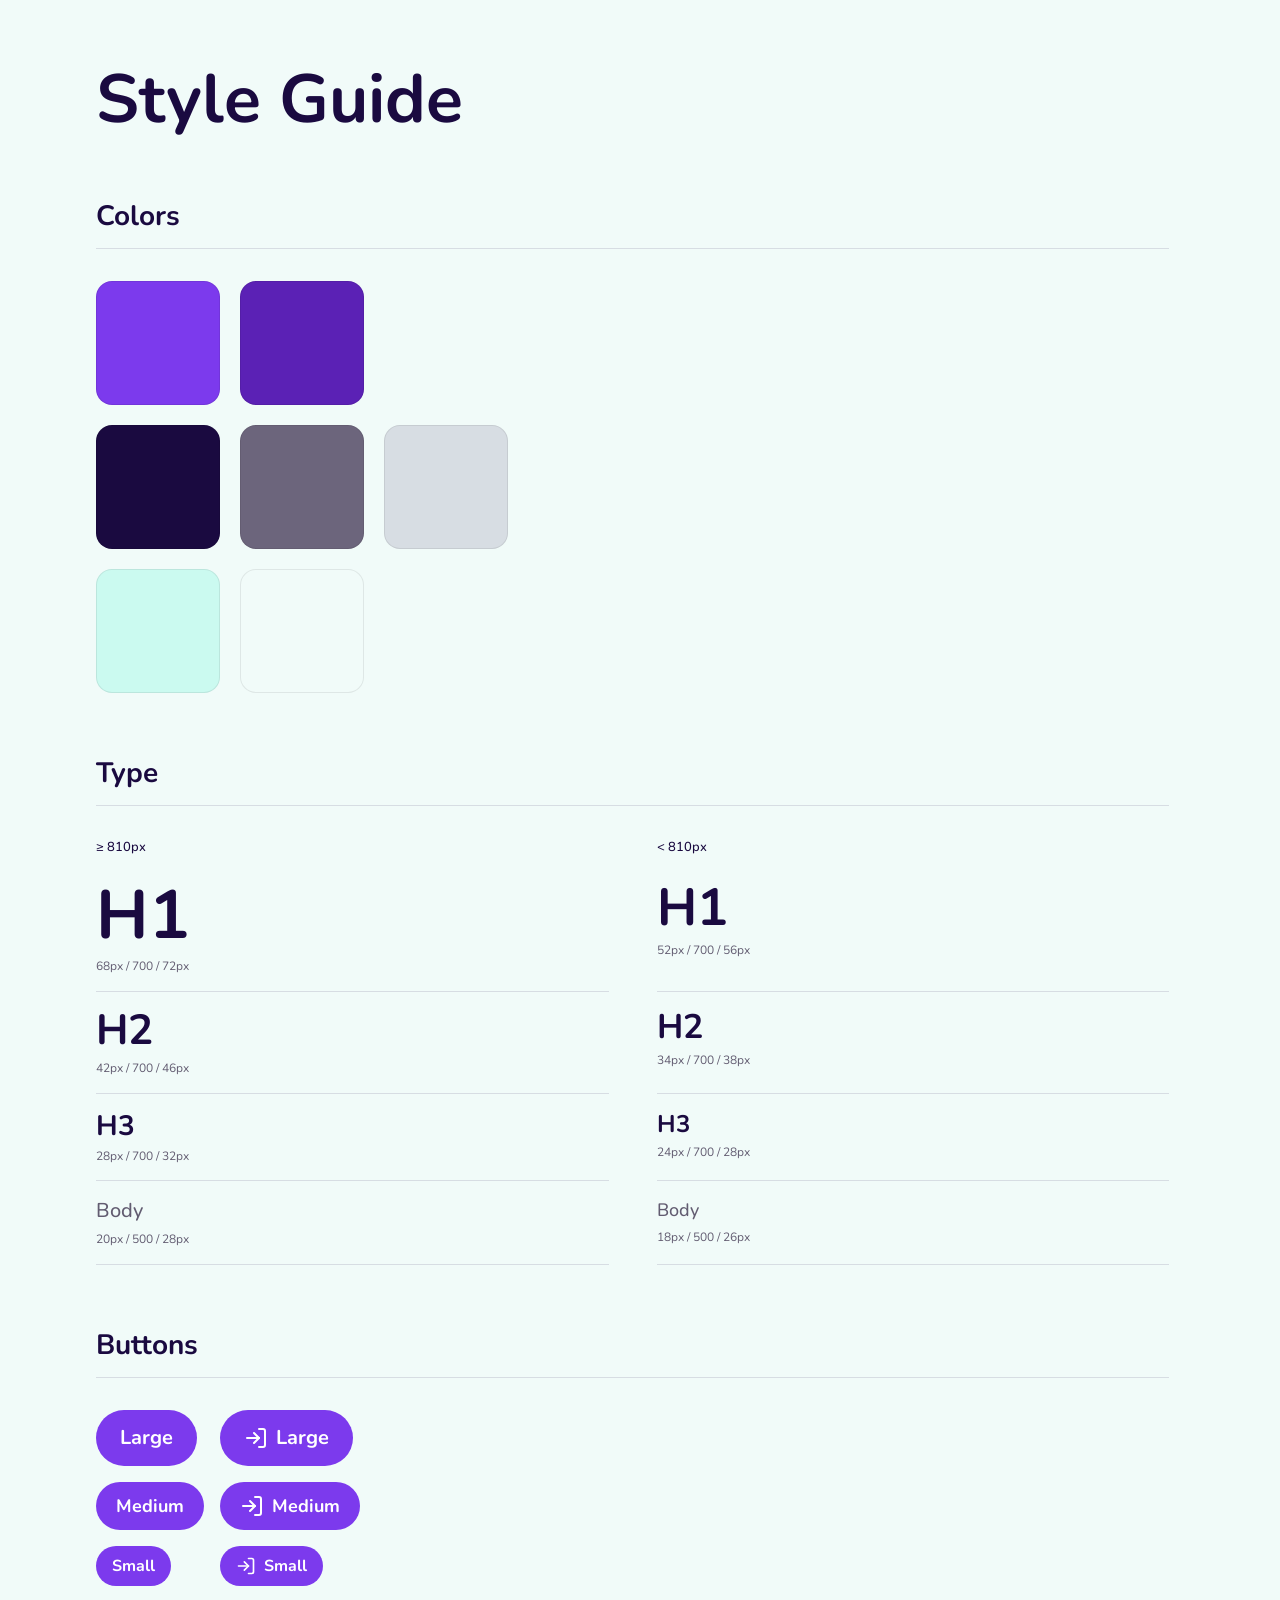
<file: styleguide.html>
<!DOCTYPE html>
<html lang="en">
<head>
  <meta charset="UTF-8">
  <meta name="viewport" content="width=device-width, initial-scale=1.0">
  <title>Styleguide — UngSex</title>
  <link rel="preconnect" href="https://fonts.googleapis.com">
  <link rel="preconnect" href="https://fonts.gstatic.com" crossorigin>
  <link rel="stylesheet" href="https://fonts.googleapis.com/css2?family=Nunito:wght@500;700&display=swap">
  <link rel="stylesheet" href="style.css">
  <style>
    *, *::before, *::after { box-sizing: border-box; margin: 0; padding: 0; }

    body {
      min-height: 100vh;
      background: var(--color-surface-1);
      color: var(--color-tone-3);
      font-family: 'Nunito', sans-serif;
    }

    .page {
      padding-top: 64px;
      padding-bottom: 96px;
    }

    @media (max-width: 809px) { .page { padding-top: 40px; padding-bottom: 64px; } }

    .page-header {
      margin-bottom: 64px;
    }

    .page-header h1 {
      font-size: var(--font-h1);
      line-height: var(--lh-h1);
      font-weight: 700;
      color: var(--color-tone-3);
    }

    .section {
      margin-bottom: 64px;
    }

    .section-title {
      font-size: var(--font-h3);
      line-height: var(--lh-h3);
      font-weight: 700;
      color: var(--color-tone-3);
      margin-bottom: 32px;
      padding-bottom: 16px;
      border-bottom: 1px solid var(--color-tone-1);
    }

    /* ── Colors ── */
    .color-swatches {
      display: flex;
      flex-wrap: wrap;
      gap: 20px;
    }

    .color-swatches + .color-swatches {
      margin-top: 20px;
    }

    .swatch {
      display: flex;
      flex-direction: column;
      gap: 8px;
      width: 124px;
    }

    .swatch-color {
      aspect-ratio: 1;
      width: 100%;
      border-radius: 16px;
      border: 1px solid rgba(0,0,0,.08);
      position: relative;
      overflow: hidden;
      cursor: pointer;
    }

    .swatch-copy-btn {
      position: absolute;
      inset: 0;
      display: flex;
      align-items: center;
      justify-content: center;
      background: transparent;
      border: none;
      cursor: pointer;
      opacity: 0;
      transition: opacity .15s;
    }

    .swatch:hover .swatch-copy-btn { opacity: 1; }


    /* ── Type ── */
    .type-grid {
      display: grid;
      grid-template-columns: repeat(2, 1fr);
      grid-template-rows: repeat(5, auto);
      gap: 0 48px;
    }

    .type-grid > div {
      display: grid;
      grid-row: 1 / -1;
      grid-template-rows: subgrid;
    }

    .type-col-label {
      font-size: 13px;
      font-weight: 500;
      font-family: 'Nunito', sans-serif;
      color: var(--color-tone-3);
      padding-bottom: 8px;
    }

    .type-row {
      display: flex;
      flex-direction: column;
      padding: 16px 0;
      border-bottom: 1px solid var(--color-tone-1);
    }

    .type-sample { line-height: 1; }

    .type-meta {
      font-size: 12px;
      font-weight: 400;
      line-height: 1.4;
      margin-top: 6px;
      color: var(--color-tone-2);
      font-family: 'Nunito', sans-serif;
    }

    @media (max-width: 809px) {
      .type-grid { display: flex; flex-direction: column; gap: 32px; }
      .type-grid > div { display: block; }
    }

    /* ── Buttons ── */
    .btn-grid {
      display: grid;
      grid-template-columns: auto auto;
      gap: 16px;
      justify-content: start;
      justify-items: start;
      align-items: center;
    }

    /* ── Toast ── */
    #color-toast {
      position: fixed;
      top: 24px;
      left: 50%;
      transform: translateX(-50%) translateY(-6px);
      background: var(--color-tone-3);
      border-radius: 12px;
      padding: 10px 14px;
      display: flex;
      align-items: center;
      gap: 10px;
      font-size: 14px;
      color: #fff;
      opacity: 0;
      transition: opacity .2s, transform .2s;
      pointer-events: none;
      z-index: 500;
      white-space: nowrap;
    }

    #color-toast.is-visible {
      opacity: 1;
      transform: translateX(-50%) translateY(0);
    }

    .toast-dot {
      width: 14px;
      height: 14px;
      border-radius: 4px;
      border: 1px solid rgba(255,255,255,.2);
      flex-shrink: 0;
    }

    /* ── Animations ── */
    .pg-anim {
      opacity: 0;
      translate: 0 24px;
      transition: opacity .8s cubic-bezier(.22,1,.36,1),
                  translate .8s cubic-bezier(.22,1,.36,1);
    }

    .pg-anim.is-visible { opacity: 1; translate: 0 0; }
    .section-title.pg-anim.is-visible { transition-delay: 0s; }
    .section-title + .pg-anim.is-visible { transition-delay: .2s; }
    .type-grid > div.pg-anim.is-visible { transition-delay: calc(.2s + var(--stagger-i, 0) * .15s); }
    .color-swatches .swatch.pg-anim.is-visible { transition-delay: calc(.3s + var(--stagger-i, 0) * .08s); }
    .btn-grid .btn.pg-anim.is-visible { transition-delay: calc(.3s + var(--stagger-i, 0) * .08s); }
  </style>
</head>
<body>
  <div class="page container">

    <div class="page-header">
      <h1>Style Guide</h1>
    </div>

    <!-- Colors -->
    <div class="section">
      <h3 class="section-title">Colors</h3>
      <div class="color-swatches">
        <div class="swatch" data-color="#7c3aed">
          <div class="swatch-color" style="background:#7c3aed"></div>
        </div>
        <div class="swatch" data-color="#5b21b5">
          <div class="swatch-color" style="background:#5b21b5"></div>
        </div>
      </div>
      <div class="color-swatches">
        <div class="swatch" data-color="#1a0a40">
          <div class="swatch-color" style="background:#1a0a40"></div>
        </div>
        <div class="swatch" data-color="#6c657c">
          <div class="swatch-color" style="background:#6c657c"></div>
        </div>
        <div class="swatch" data-color="#d7dde3">
          <div class="swatch-color" style="background:#d7dde3"></div>
        </div>
      </div>
      <div class="color-swatches">
        <div class="swatch" data-color="#cbfaf0">
          <div class="swatch-color" style="background:#cbfaf0"></div>
        </div>
        <div class="swatch" data-color="#f1fbf9">
          <div class="swatch-color" style="background:#f1fbf9"></div>
        </div>
      </div>
    </div>

    <!-- Type -->
    <div class="section">
      <h3 class="section-title">Type</h3>
      <div class="type-grid">

        <div>
          <div class="type-col-label">≥ 810px</div>
          <div class="type-row">
            <div class="type-sample" style="font-size:68px;font-weight:700;line-height:72px;color:var(--color-tone-3)">H1</div>
            <div class="type-meta">68px / 700 / 72px</div>
          </div>
          <div class="type-row">
            <div class="type-sample" style="font-size:42px;font-weight:700;line-height:46px;color:var(--color-tone-3)">H2</div>
            <div class="type-meta">42px / 700 / 46px</div>
          </div>
          <div class="type-row">
            <div class="type-sample" style="font-size:28px;font-weight:700;line-height:32px;color:var(--color-tone-3)">H3</div>
            <div class="type-meta">28px / 700 / 32px</div>
          </div>
          <div class="type-row">
            <div class="type-sample" style="font-size:20px;font-weight:500;line-height:28px;color:var(--color-tone-2)">Body</div>
            <div class="type-meta">20px / 500 / 28px</div>
          </div>
        </div>

        <div>
          <div class="type-col-label">&lt; 810px</div>
          <div class="type-row">
            <div class="type-sample" style="font-size:52px;font-weight:700;line-height:56px;color:var(--color-tone-3)">H1</div>
            <div class="type-meta">52px / 700 / 56px</div>
          </div>
          <div class="type-row">
            <div class="type-sample" style="font-size:34px;font-weight:700;line-height:38px;color:var(--color-tone-3)">H2</div>
            <div class="type-meta">34px / 700 / 38px</div>
          </div>
          <div class="type-row">
            <div class="type-sample" style="font-size:24px;font-weight:700;line-height:28px;color:var(--color-tone-3)">H3</div>
            <div class="type-meta">24px / 700 / 28px</div>
          </div>
          <div class="type-row">
            <div class="type-sample" style="font-size:18px;font-weight:500;line-height:26px;color:var(--color-tone-2)">Body</div>
            <div class="type-meta">18px / 500 / 26px</div>
          </div>
        </div>

      </div>
    </div>

    <!-- Buttons -->
    <div class="section">
      <h3 class="section-title">Buttons</h3>
      <div class="btn-grid">
        <button class="btn btn--lg">Large</button>
        <button class="btn btn--lg">
          <svg width="24" height="24" viewBox="0 0 24 24" fill="none" stroke="currentColor" stroke-width="2" stroke-linecap="round" stroke-linejoin="round"><path d="M15 3h4a2 2 0 0 1 2 2v14a2 2 0 0 1-2 2h-4"/><polyline points="10 17 15 12 10 7"/><line x1="15" y1="12" x2="3" y2="12"/></svg>
          Large
        </button>
        <button class="btn btn--md">Medium</button>
        <button class="btn btn--md">
          <svg width="24" height="24" viewBox="0 0 24 24" fill="none" stroke="currentColor" stroke-width="2" stroke-linecap="round" stroke-linejoin="round"><path d="M15 3h4a2 2 0 0 1 2 2v14a2 2 0 0 1-2 2h-4"/><polyline points="10 17 15 12 10 7"/><line x1="15" y1="12" x2="3" y2="12"/></svg>
          Medium
        </button>
        <button class="btn btn--sm">Small</button>
        <button class="btn btn--sm">
          <svg width="20" height="20" viewBox="0 0 24 24" fill="none" stroke="currentColor" stroke-width="2" stroke-linecap="round" stroke-linejoin="round"><path d="M15 3h4a2 2 0 0 1 2 2v14a2 2 0 0 1-2 2h-4"/><polyline points="10 17 15 12 10 7"/><line x1="15" y1="12" x2="3" y2="12"/></svg>
          Small
        </button>
      </div>
    </div>

  </div>

  <script src="grid-overlay.js"></script>
  <script>
    (function () {
      const COPY = `<svg width="14" height="14" viewBox="0 0 24 24" fill="none" stroke="currentColor" stroke-width="2" stroke-linecap="round" stroke-linejoin="round"><rect width="8" height="4" x="8" y="2" rx="1"/><path d="M16 4h2a2 2 0 0 1 2 2v14a2 2 0 0 1-2 2H6a2 2 0 0 1-2-2V6a2 2 0 0 1 2-2h2"/></svg>`;
      const CHECK = `<svg width="14" height="14" viewBox="0 0 24 24" fill="none" stroke="currentColor" stroke-width="2" stroke-linecap="round" stroke-linejoin="round"><path d="M20 6 9 17l-5-5"/></svg>`;

      function isLight(hex) {
        var r = parseInt(hex.slice(1,3),16), g = parseInt(hex.slice(3,5),16), b = parseInt(hex.slice(5,7),16);
        return (r*299 + g*587 + b*114) / 1000 > 128;
      }

      // Copy buttons on swatches
      document.querySelectorAll('.swatch[data-color]').forEach(function (swatch, i) {
        swatch.style.setProperty('--stagger-i', i);
        var btn = document.createElement('button');
        btn.className = 'swatch-copy-btn';
        btn.style.color = isLight(swatch.dataset.color) ? '#1a0a40' : '#fff';
        btn.innerHTML = COPY;
        btn.addEventListener('click', function () {
          navigator.clipboard.writeText(swatch.dataset.color);
          showToast(swatch.dataset.color);
          btn.innerHTML = CHECK;
          setTimeout(function () { btn.innerHTML = COPY; }, 1500);
        });
        swatch.querySelector('.swatch-color').appendChild(btn);
      });

      // Toast
      var toast = document.createElement('div');
      toast.id = 'color-toast';
      document.body.appendChild(toast);
      var toastTimer;

      function showToast(hex) {
        toast.innerHTML = '<div class="toast-dot" style="background:' + hex + '"></div><span>Copied ' + hex + '</span>';
        toast.classList.add('is-visible');
        clearTimeout(toastTimer);
        toastTimer = setTimeout(function () { toast.classList.remove('is-visible'); }, 2000);
      }

      // Scroll animations
      document.querySelectorAll('.type-grid > div').forEach(function (el, i) { el.style.setProperty('--stagger-i', i); });
      document.querySelectorAll('.color-swatches .swatch').forEach(function (el, i) { el.style.setProperty('--stagger-i', i); });
      document.querySelectorAll('.btn-grid .btn').forEach(function (el, i) { el.style.setProperty('--stagger-i', i); });

      var els = Array.from(document.querySelectorAll(
        '.page-header, .section-title, .color-swatches .swatch, .type-grid > div, .btn-grid .btn'
      ));
      els.forEach(function (el) { el.classList.add('pg-anim'); });

      var obs = new IntersectionObserver(function (entries) {
        entries.forEach(function (e) {
          if (e.isIntersecting) { e.target.classList.add('is-visible'); obs.unobserve(e.target); }
        });
      }, { threshold: 0.05 });

      requestAnimationFrame(function () {
        els.forEach(function (el) {
          if (el.getBoundingClientRect().bottom <= 0) { el.classList.add('is-visible'); }
          else { obs.observe(el); }
        });
      });
    })();
  </script>
</body>
</html>
</file>
<file: style.css>
*, *::before, *::after {
  box-sizing: border-box;
  margin: 0;
  padding: 0;
}

:focus-visible {
  outline: 2px solid var(--color-tone-3);
  outline-offset: 2px;
  border-radius: 4px;
}

:focus:not(:focus-visible) {
  outline: none;
}

.skip-link {
  position: fixed;
  top: -100%;
  left: 12px;
  transform: none;
  z-index: 2147483647;
  padding: 8px 20px;
  background: var(--color-tone-3);
  color: var(--color-surface-1);
  font-family: 'Nunito', sans-serif;
  font-size: 16px;
  font-weight: 700;
  border-radius: 10px;
  text-decoration: none;
  white-space: nowrap;
  transition: top .2s ease;
}
.skip-link:focus-visible {
  top: 12px;
  outline: 2px solid var(--color-tone-3);
  outline-offset: 2px;
}

html {
  scrollbar-gutter: stable;
}

body {
  font-family: 'Nunito', sans-serif;
  background: var(--color-surface-1);
  color: var(--color-tone-3);
  -webkit-font-smoothing: antialiased;
  -moz-osx-font-smoothing: grayscale;
}

/* ============================================================
   Design tokens
   ============================================================ */
:root {
  /* Primary */
  --color-primary:        #7c3aed;
  --color-primary-dark:   #5b21b5;

  /* Tones */
  --color-tone-1:         #d7dde3;
  --color-tone-2:         #625c71;
  --color-tone-3:         #1a0a40;

  /* Surfaces */
  --color-surface-1:      #f1fbf9;
  --color-surface-2:      #cbfaf0;

  /* Typography — <810 */
  --font-h1:     52px;
  --lh-h1:       56px;
  --font-h2:     34px;
  --lh-h2:       38px;
  --font-h3:     24px;
  --lh-h3:       28px;
  --font-body:   18px;
  --lh-body:     26px;
}

@media (min-width: 810px) {
  :root {
    --font-h1:   68px;
    --lh-h1:     72px;
    --font-h2:   42px;
    --lh-h2:     46px;
    --font-h3:   28px;
    --lh-h3:     32px;
    --font-body: 20px;
    --lh-body:   28px;
  }
}

/* ============================================================
   Typography
   ============================================================ */
h1, .h1 {
  font-size: var(--font-h1);
  line-height: var(--lh-h1);
  font-weight: 700;
  color: var(--color-tone-3);
}

h2, .h2 {
  font-size: var(--font-h2);
  line-height: var(--lh-h2);
  font-weight: 700;
  color: var(--color-tone-3);
}

h3, .h3 {
  font-size: var(--font-h3);
  line-height: var(--lh-h3);
  font-weight: 700;
  color: var(--color-tone-3);
}

hg-icon {
  display: inline-block;
  flex-shrink: 0;
}

hg-icon:not(:defined) {
  width: var(--hg-icon-size, 24px);
  height: var(--hg-icon-size, 24px);
}

.btn hg-icon:not(:defined) { --hg-icon-size: 20px; }

.body-text {
  font-size: var(--font-body);
  line-height: var(--lh-body);
  font-weight: 500;
  color: var(--color-tone-2);
}

/* ============================================================
   Buttons
   ============================================================ */
.btn {
  display: inline-flex;
  align-items: center;
  gap: 8px;
  font-family: 'Nunito', sans-serif;
  font-weight: 700;
  color: #fff;
  background: var(--color-primary);
  border: none;
  border-radius: 20px;
  cursor: pointer;
  text-decoration: none;
  white-space: nowrap;
  transition: background 0.15s;
}

.btn:hover {
  background-image: linear-gradient(rgba(0,0,0,0.08), rgba(0,0,0,0.08));
}

.btn--sm {
  height: 40px;
  padding-inline: 16px;
  font-size: 16px;
  line-height: 24px;
  border-radius: 20px;
}

.btn--md {
  height: 48px;
  padding-inline: 20px;
  font-size: 18px;
  line-height: 24px;
  border-radius: 24px;
}

.btn--lg {
  height: 56px;
  padding-inline: 24px;
  font-size: 20px;
  line-height: 28px;
  border-radius: 28px;
  gap: 8px;
}

.btn svg,
.btn img {
  flex-shrink: 0;
}

.btn--sm svg,
.btn--sm img { width: 20px; height: 20px; }
.btn--md svg,
.btn--md img { width: 24px; height: 24px; }
.btn--lg svg,
.btn--lg img { width: 24px; height: 24px; }

.btn--arrow .btn-icon-wrap {
  display: inline-flex;
  align-items: center;
  overflow: hidden;
  flex-shrink: 0;
  margin-inline-start: -2.5px;
  margin-inline-end: -3.5px;
}
.btn--arrow .btn-icon {
  width: 12px !important;
  height: 12px !important;
  display: block;
  overflow: visible;
}
.btn--arrow .btn-icon__line {
  opacity: 0;
  transition: opacity 0.3s cubic-bezier(0.25, 1, 0.5, 1);
}
.btn--arrow:hover .btn-icon__line { opacity: 1; }
.btn--arrow .btn-icon__chevron {
  transition: translate 0.3s cubic-bezier(0.25, 1, 0.5, 1);
}
.btn--arrow:hover .btn-icon__chevron { translate: 3px 0; }
.btn--sm.btn--arrow .btn-icon path { stroke-width: 1.67px; }

/* ============================================================
   Grid / Container
   .container         — full content width with responsive margins
   .container--narrow — centered, max 720px (body copy, cards)
   .container--nav    — centered, max 560px (nav/menu)
   ============================================================ */
.container {
  width: 100%;
  padding-inline: 16px;
}

@media (min-width: 810px) {
  .container {
    padding-inline: 32px;
  }
}

@media (min-width: 1200px) {
  .container {
    padding-inline: max(96px, calc((100vw - 1200px) / 2));
  }
}

.container--narrow {
  width: 100%;
  max-width: 720px;
  margin-inline: auto;
  padding-inline: 16px;
}

.container--medium {
  width: 100%;
  max-width: calc(960px + 64px);
  margin-inline: auto;
  padding-inline: 16px;
}

@media (min-width: 810px) {
  .container--narrow { padding-inline: 0; }
  .container--medium { padding-inline: 32px; }
}

.container--nav {
  width: 100%;
  max-width: 560px;
  margin-inline: auto;
  padding-inline: 16px;
}

@media (min-width: 810px) {
  .container--nav {
    padding-inline: 0;
  }
}

/* ============================================================
   Nav
   ============================================================ */
.nav {
  position: fixed;
  top: 24px;
  left: 50%;
  transform: translateX(-50%);
  z-index: 1000;
  width: max-content;
}

.nav__surface {
  background: rgba(255, 255, 255, 0.8);
  backdrop-filter: blur(12px);
  -webkit-backdrop-filter: blur(12px);
  border-radius: 32px;
  box-shadow: 0px 8px 8px -4px rgba(0, 0, 0, 0.06);
  border: 0.5px solid rgba(0, 0, 0, 0.12);
  transition: border-radius 0.3s ease-in-out;
}

.nav__bar {
  height: 56px;
  display: flex;
  align-items: center;
  gap: 48px;
  padding-left: 20px;
  padding-right: 8px;
}

.nav__links {
  display: flex;
  align-items: center;
  gap: 0;
}

.nav__logo {
  font-weight: 700;
  font-size: 18px;
  color: var(--color-tone-3);
  text-decoration: none;
}

.nav__desktop {
  display: flex;
  align-items: center;
  gap: 48px;
}

.nav__desktop .btn {
  margin-left: 0;
}

.nav__link {
  font-size: 16px;
  font-weight: 500;
  color: var(--color-tone-2);
  text-decoration: none;
  padding-inline: 16px;
  height: 40px;
  display: inline-flex;
  align-items: center;
  border-radius: 20px;
  transition: background 0.15s, color 0.15s;
}

.nav__link:hover {
  color: var(--color-tone-3);
}

.nav__toggle {
  display: none;
  background: none;
  border: none;
  cursor: pointer;
  padding: 0;
  margin-left: auto;
  width: 40px;
  height: 40px;
  flex-direction: column;
  align-items: center;
  justify-content: center;
  gap: 6px;
  border-radius: 50%;
}

.nav__toggle-bar {
  display: block;
  width: 20px;
  height: 2px;
  background: var(--color-tone-3);
  border-radius: 2px;
  transition: transform 0.3s ease-in-out;
}

.nav.is-open .nav__toggle-bar:nth-child(1) {
  transform: translateY(4px) rotate(45deg);
}

.nav.is-open .nav__toggle-bar:nth-child(2) {
  transform: translateY(-4px) rotate(-45deg);
}

/* Mobile menu */
.nav__mobile-wrap {
  overflow: hidden;
  max-height: 0;
  transition: max-height 0.3s ease-in-out;
}

.nav__mobile-menu {
  display: flex;
  flex-direction: column;
  align-items: flex-start;
  gap: 0;
  padding: 0 20px 20px;
}

.nav__mobile-menu .btn {
  margin-top: 12px;
}

.nav__mobile-menu .nav__link {
  padding-inline: 0;
  width: fit-content;
}

.nav__mobile-menu .nav__link:hover {
  background: none;
}

.nav.is-open .nav__surface {
  border-radius: 32px;
}

.nav.is-open .nav__mobile-wrap {
  max-height: 200px;
  overflow: visible;
}


@media (max-width: 809px) {
  .nav { width: calc(100% - 48px); }
  .nav__bar { padding-right: 12px; }
  .nav__desktop { display: none; }
  .nav__toggle  { display: flex; }
}

/* ============================================================
   Hero
   ============================================================ */
.hero {
  background: var(--color-surface-2);
  position: relative;
  display: flex;
  flex-direction: column;
  align-items: center;
  text-align: center;
  padding-top: 156px;
  overflow: hidden;
}

.hero-mesh {
  position: absolute;
  inset: 0;
  pointer-events: none;
  z-index: 0;
}

.hero-mesh__blurred {
  position: absolute;
  inset: -200px;
  filter: blur(100px) saturate(120%);
}

.hero-mesh__spin {
  position: absolute;
  left: 50%;
  top: 50%;
  animation: mesh-orbit 45s linear infinite;
  will-change: transform;
}

.hero-mesh__blob {
  position: absolute;
  width: 200vmax;
  height: 200vmax;
  border-radius: 50%;
  transform: translate(-50%, -50%);
  mix-blend-mode: lighten;
}

.hero-mesh__blob--1 {
  left: 35vmin;
  top: -35vmin;
  background: radial-gradient(ellipse at center, #cbfaf0 0%, transparent 80%);
}

.hero-mesh__blob--2 {
  left: -35vmin;
  top: 35vmin;
  background: radial-gradient(ellipse at center, #5eead4 0%, transparent 80%);
}

@keyframes mesh-orbit {
  0%   { transform: rotate(0turn)  scale(1.00); }
  50%  { transform: rotate(.5turn) scale(0.75); }
  100% { transform: rotate(1turn)  scale(1.00); }
}

.hero-content,
.hero-person-wrap {
  position: relative;
  z-index: 1;
}

@media (min-width: 810px) {
  .hero { padding-top: 180px; }
}

.hero-content {
  max-width: 720px;
  padding-inline: 16px;
  display: flex;
  flex-direction: column;
  align-items: center;
  gap: 0;
}

@media (min-width: 810px) {
  .hero-content { padding-inline: 0; }
}

.hero-content h1 { margin-bottom: 16px; }
.hero-content p  { margin-bottom: 32px; }

.hero-body {
  font-size: var(--font-body);
  line-height: var(--lh-body);
  font-weight: 500;
  color: var(--color-tone-2);
}

.hero-person-wrap {
  position: relative;
  margin-top: 48px;
  width: 512px;
  max-width: 80%;
}

.hero-person {
  display: block;
  width: 100%;
  position: relative;
  z-index: 2;
}

.hero-icon {
  position: absolute;
  z-index: 1;
  animation: heroFloat 4s ease-in-out infinite;
}

.hero-icon--1 { width: 128px; top: 18%; left: 5%;   animation-duration: 4s;   animation-delay: 0s; }
.hero-icon--2 { width: 128px; top: 28%; right: -10%; animation-duration: 5s;   animation-delay: -1.5s; }
.hero-icon--3 { width: 128px; top: 55%; left: -14%;  animation-duration: 3.5s; animation-delay: -0.8s; }

@media (max-width: 809px) {
  .hero-person-wrap { width: 360px; max-width: none; }
  .hero-icon--1 { width: 88px;  left: 5%; }
  .hero-icon--2 { width: 88px; right: -8%; }
  .hero-icon--3 { width: 88px;  left: -13%; }
}

@keyframes heroFloat {
  0%, 100% { transform: translateY(0px) rotate(0deg); }
  50%       { transform: translateY(-14px) rotate(3deg); }
}

/* ============================================================
   Side by side
   ============================================================ */
.side-by-side {
  display: grid;
  grid-template-columns: 1fr 1fr;
  gap: 64px;
  align-items: center;
  padding-top: 156px;
  padding-bottom: 156px;
}

.side-by-side__text {
  display: flex;
  flex-direction: column;
  align-items: flex-start;
  gap: 0;
}

.side-by-side__text h2 { margin-bottom: 16px; }
.side-by-side__text p  { margin-bottom: 32px; }

.side-by-side__image {
  border-radius: 64px;
  overflow: hidden;
}

.side-by-side__image img {
  width: 100%;
  aspect-ratio: 1;
  object-fit: cover;
  display: block;
  transition: transform .4s cubic-bezier(.25,.46,.45,.94);
}

.side-by-side__image {
  cursor: pointer;
}

.side-by-side__image:hover img {
  transform: scale(1.04);
}

.side-by-side--flip .side-by-side__image { order: -1; }

.topics .side-by-side {
  padding-top: 48px;
  padding-bottom: 48px;
}

.topics .side-by-side:first-child { padding-top: 0; }
.topics .side-by-side:last-child { padding-bottom: 0; }

@media (max-width: 809px) {
  .topics .side-by-side { padding-top: 32px; padding-bottom: 32px; }
}

@media (max-width: 809px) {
  .side-by-side {
    grid-template-columns: 1fr;
    gap: 40px;
    padding-top: 96px;
    padding-bottom: 96px;
  }
  .side-by-side__image { order: -1; border-radius: 56px; }
  .side-by-side__image img {
    aspect-ratio: unset;
    height: 100vw;
    max-height: 480px;
    object-position: center;
  }
}

/* ============================================================
   Sponsors
   ============================================================ */
.sponsors {
  padding-top: 0;
  padding-bottom: 0;
  text-align: center;
}

.sponsors h2 { margin-bottom: 16px; }
.sponsors .body-text { margin-bottom: 40px; }

.sponsors__logos {
  display: flex;
  align-items: center;
  justify-content: center;
  gap: 48px;
  flex-wrap: wrap;
}

.sponsors__logo {
  display: flex;
  align-items: center;
}

.sponsors__logo img {
  display: block;
}

@media (max-width: 809px) {
  .sponsors { padding-top: 0; padding-bottom: 0; }
}

/* ============================================================
   Footer
   ============================================================ */
.footer {
  margin-top: 156px;
  padding-bottom: 32px;
}

.footer :focus-visible {
  outline-color: #fff;
}

.footer__inner {
  background: var(--color-primary-dark);
  color: #fff;
  border-radius: 64px;
  padding: 48px 48px 24px;
}

.footer__top {
  display: grid;
  grid-template-columns: repeat(4, 1fr);
  align-items: start;
  padding-bottom: 24px;
}

.footer__brand {
  font-size: 24px;
  font-weight: 700;
  color: #fff;
}

.footer__col {
  display: flex;
  flex-direction: column;
  gap: 16px;
}

.footer__col-title {
  font-size: 18px;
  font-weight: 700;
  color: #fff;
}

.footer__link {
  font-size: 18px;
  font-weight: 500;
  color: rgba(255, 255, 255, 0.8);
  text-decoration: none;
  transition: color 0.15s;
  width: fit-content;
}

.footer__link:hover { color: #fff; }

.footer__divider {
  height: 1px;
  background: rgba(255, 255, 255, 0.2);
  margin-block: 24px;
}

.footer__bottom {
  display: flex;
  align-items: center;
  justify-content: space-between;
  height: 72px;
  font-size: 16px;
  font-weight: 500;
  color: #fff;
}

.footer__login {
  color: rgba(255, 255, 255, 0.8);
  text-decoration: none;
  font-size: 18px;
  font-weight: 500;
  transition: color 0.15s;
}

.footer__login:hover { color: #fff; }

@media (max-width: 809px) {
  .footer { margin-top: 96px; padding-bottom: 16px; }
  .footer__inner { border-radius: 56px; }
  .footer__top { grid-template-columns: 1fr; gap: 48px; padding-bottom: 24px; }
  .footer__col:empty { display: none; }
  .footer__bottom { flex-direction: column-reverse; align-items: flex-start; height: auto; gap: 24px; padding-top: 24px; padding-bottom: 24px; }
}

/* ============================================================
   Article page
   ============================================================ */
.article-page {
  padding-top: 180px;
  padding-bottom: 0;
}

@media (max-width: 809px) {
  .article-page { padding-top: 156px; padding-bottom: 0; }
}

.article .body-text { color: var(--color-tone-3); }
.article .body-text + .body-text { margin-top: 20px; }

@media (min-width: 810px) {
  .article .body-text + .body-text { margin-top: 24px; }
}
.article__title { text-align: center; }
.article__lead { text-align: center; }
.article .article__lead { color: var(--color-tone-2); }
.article > * + * { margin-top: 48px; }
@media (min-width: 811px) { .article > * + * { margin-top: 64px; } }
.article h1 + * { margin-top: 12px; }
.article h2 + * { margin-top: 16px; }

.article ul:not(.faq__list),
.article ol {
  list-style: none;
  counter-reset: list-counter;
  color: var(--color-tone-3);
}
.article ul:not(.faq__list) li,
.article ol li {
  position: relative;
  padding-inline-start: 24px;
  font-size: var(--font-body);
  line-height: var(--lh-body);
  font-weight: 500;
}
.article ul:not(.faq__list) li::before {
  content: '•';
  position: absolute;
  left: 0;
}
.article ol li {
  counter-increment: list-counter;
}
.article ol li::before {
  content: counter(list-counter) '.';
  position: absolute;
  left: 0;
  font-weight: 700;
}
.article ul:not(.faq__list) li + li,
.article ol li + li {
  margin-top: 12px;
}

@media (min-width: 810px) {
  .article ul:not(.faq__list) li + li,
  .article ol li + li {
    margin-top: 12px;
  }
}

.article-img {
  width: 100%;
  height: 480px;
  border-radius: 64px;
  margin-top: 96px;
  overflow: hidden;
}

@media (min-width: 810px) {
  .article-img:not(.article-img--secondary) {
    width: min(960px, calc(100vw - 64px));
    margin-inline: calc((100% - min(960px, calc(100vw - 64px))) / 2);
    height: auto;
    aspect-ratio: 3 / 2;
  }
}

.article-img img {
  width: 100%;
  height: 100%;
  object-fit: cover;
  display: block;
}

.article-img + * { margin-top: 96px; }

.article-img--secondary {
  margin-top: 64px;
}

.article-img--secondary + * { margin-top: 64px; }

@media (max-width: 809px) {
  .article-img { margin-top: 64px; height: auto; aspect-ratio: 3 / 2; border-radius: 56px; }
  .article-img + * { margin-top: 64px; }
  .article-img--secondary { margin-top: 48px; }
  .article-img--secondary + * { margin-top: 48px; }
}

/* ============================================================
   FAQ accordion
   ============================================================ */
.faq {
  margin-top: 96px;
}

.faq + * { margin-top: 96px; }

.faq h2 {
  margin-bottom: 24px;
}

.faq__list {
  list-style: none;
}

.faq__item {
  border-bottom: 1px solid var(--color-tone-1);
  cursor: pointer;
  padding: 12px 0;
}

.faq__inner {
  border-radius: 12px;
}

.faq__item:has(.faq__question:focus-visible) .faq__inner {
  outline: 2px solid var(--color-tone-3);
  outline-offset: 2px;
}

.faq__question:focus-visible {
  outline: none;
}

.faq__question {
  width: 100%;
  display: flex;
  align-items: center;
  justify-content: space-between;
  background: none;
  border: none;
  cursor: pointer;
  padding: 10px 0 12px;
  pointer-events: none;
  font-family: 'Nunito', sans-serif;
  font-size: var(--font-body);
  font-weight: 500;
  color: var(--color-tone-3);
  text-align: left;
  gap: 16px;
}


.faq__question hg-icon {
  flex-shrink: 0;
  color: var(--color-tone-2);
  transition: transform 0.4s cubic-bezier(0.4, 0, 0.2, 1), color 0.15s;
}

.faq__item:hover .faq__question hg-icon {
  color: var(--color-tone-3);
}

.faq__item.is-open .faq__question hg-icon {
  transform: rotate(180deg);
}

.faq__answer-wrap {
  overflow: hidden;
  max-height: 0;
  transition: max-height 0.4s cubic-bezier(0.4, 0, 0.2, 1);
}

.faq__item.is-open .faq__answer-wrap {
  max-height: 600px;
}

.faq__answer {
  padding-top: 12px;
  padding-bottom: 12px;
  opacity: 0;
  transform: translateY(-6px);
  transition: opacity 0.3s ease, transform 0.3s ease;
}

.faq__item.is-open .faq__answer {
  opacity: 1;
  transform: translateY(0);
}

.faq__answer .body-text {
  color: var(--color-tone-2);
}

@media (max-width: 809px) {
  .faq { margin-top: 64px; }
  .faq + * { margin-top: 64px; }
  .faq h2 { margin-bottom: 16px; }
}

/* ============================================================
   Page hero
   ============================================================ */
.page-hero {
  background: var(--color-surface-2);
  min-height: 640px;
  padding-top: 80px;
  padding-bottom: 40px;
  text-align: center;
  display: flex;
  align-items: center;
  position: relative;
  overflow: hidden;
}

.page-hero__wrap {
  position: relative;
  width: 1200px;
  max-width: 100%;
  margin: 0 auto;
}

.page-hero__icon {
  position: absolute;
  z-index: 0;
  animation: heroFloat 4s ease-in-out infinite;
}

.page-hero__icon--1 { width: 128px; top: -120px; right: 5%; animation-duration: 5s; animation-delay: 0s; }
.page-hero__icon--2 { width: 128px; bottom: -140px; left: 5%; animation-duration: 4s; animation-delay: -1.5s; }

@media (max-width: 809px) {
  .page-hero__icon--1 { width: 88px; top: -100px; right: 3%; }
  .page-hero__icon--2 { width: 88px; bottom: -100px; left: 3%; }
}

.page-hero .container--narrow { position: relative; z-index: 1; }

.page-hero h1 { margin-bottom: 16px; }

@media (max-width: 809px) {
  .page-hero { padding-top: 156px; padding-bottom: 64px; }
}

/* ============================================================
   Topic list (page-one)
   ============================================================ */
.topics {
  margin-top: 156px;
}

@media (max-width: 809px) {
  .topics { margin-top: 96px; }
}

/* ============================================================
   Shared scroll & hero animations (extracted from inline styles)
   ============================================================ */
@keyframes heroFadeUp {
  from { opacity: 0; translate: 0 20px; }
  to   { opacity: 1; translate: 0 0; }
}

.pg-anim {
  opacity: 0;
  translate: 0 24px;
  transition: opacity .5s cubic-bezier(.25,.46,.45,.94),
              translate .5s cubic-bezier(.25,.46,.45,.94);
  transition-delay: calc(var(--stagger-i, 0) * 120ms);
}
.pg-anim.is-visible { opacity: 1; translate: 0 0; }
</file>
